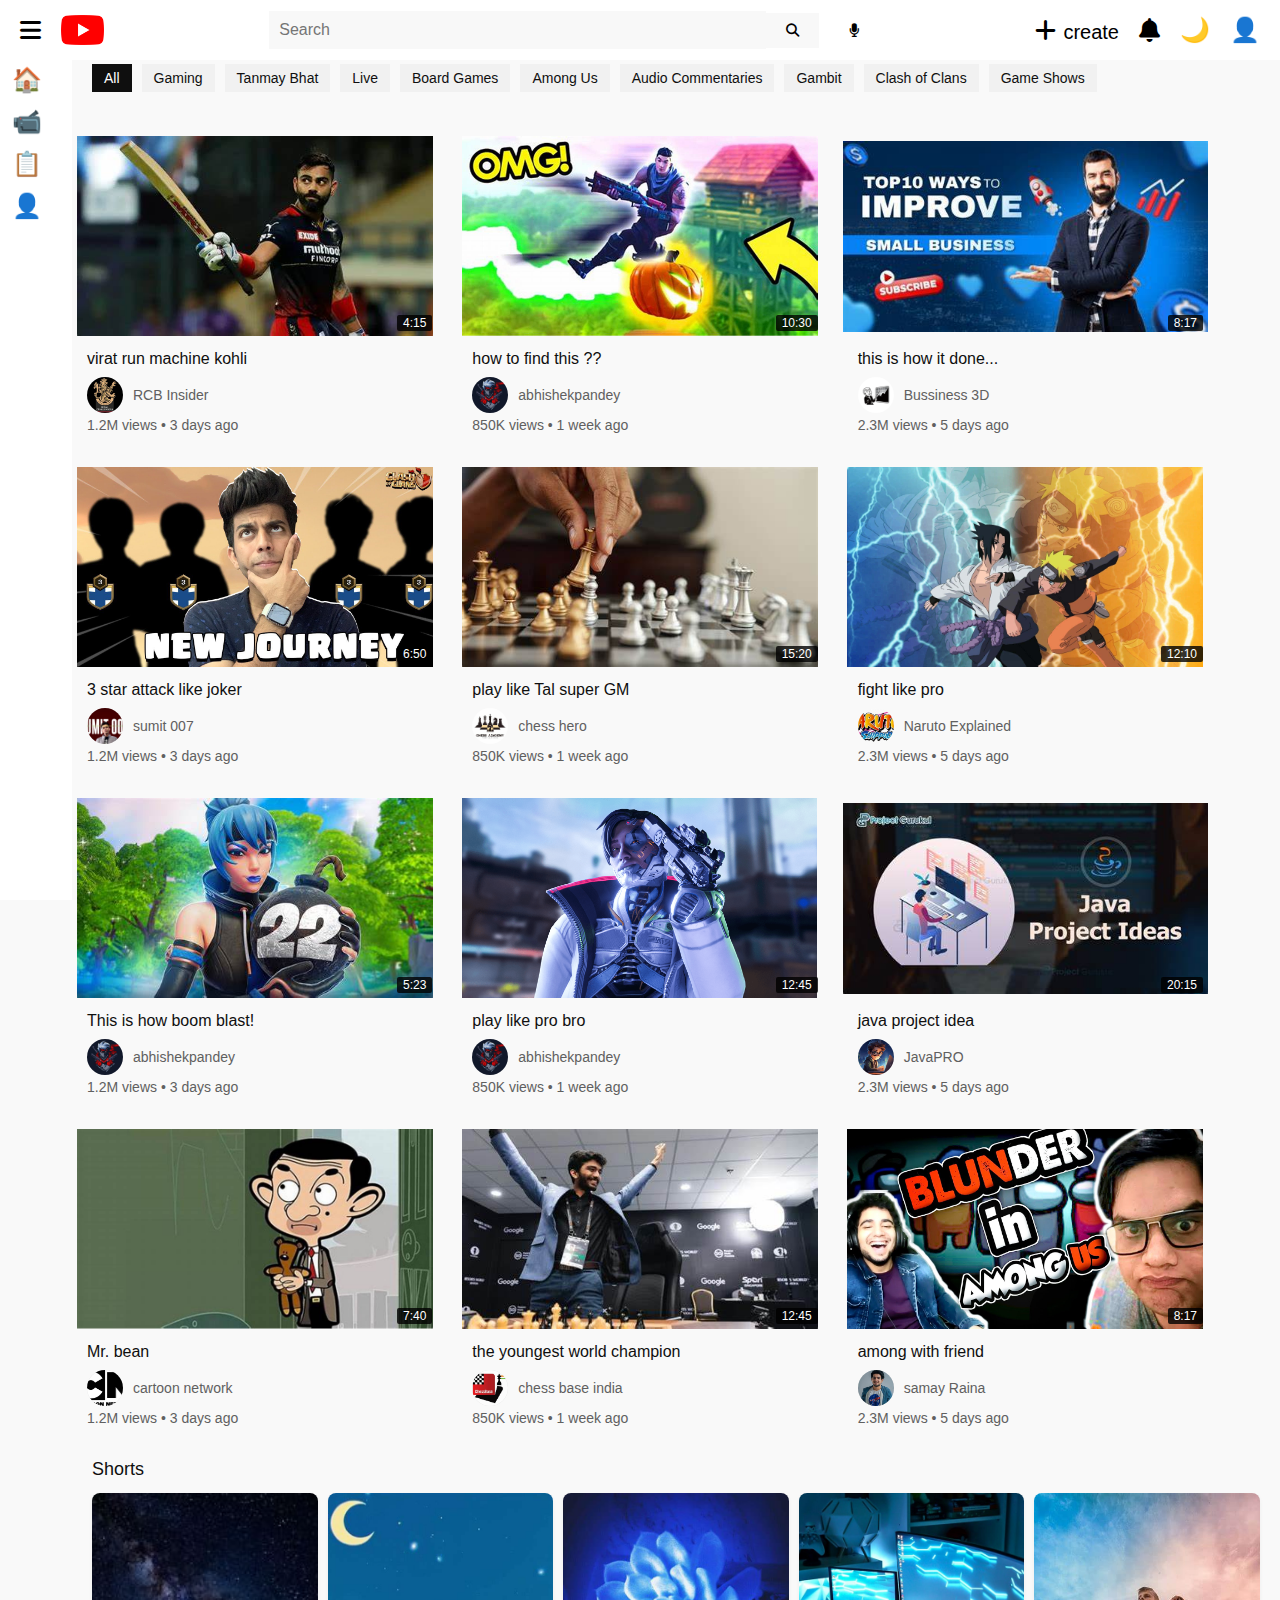
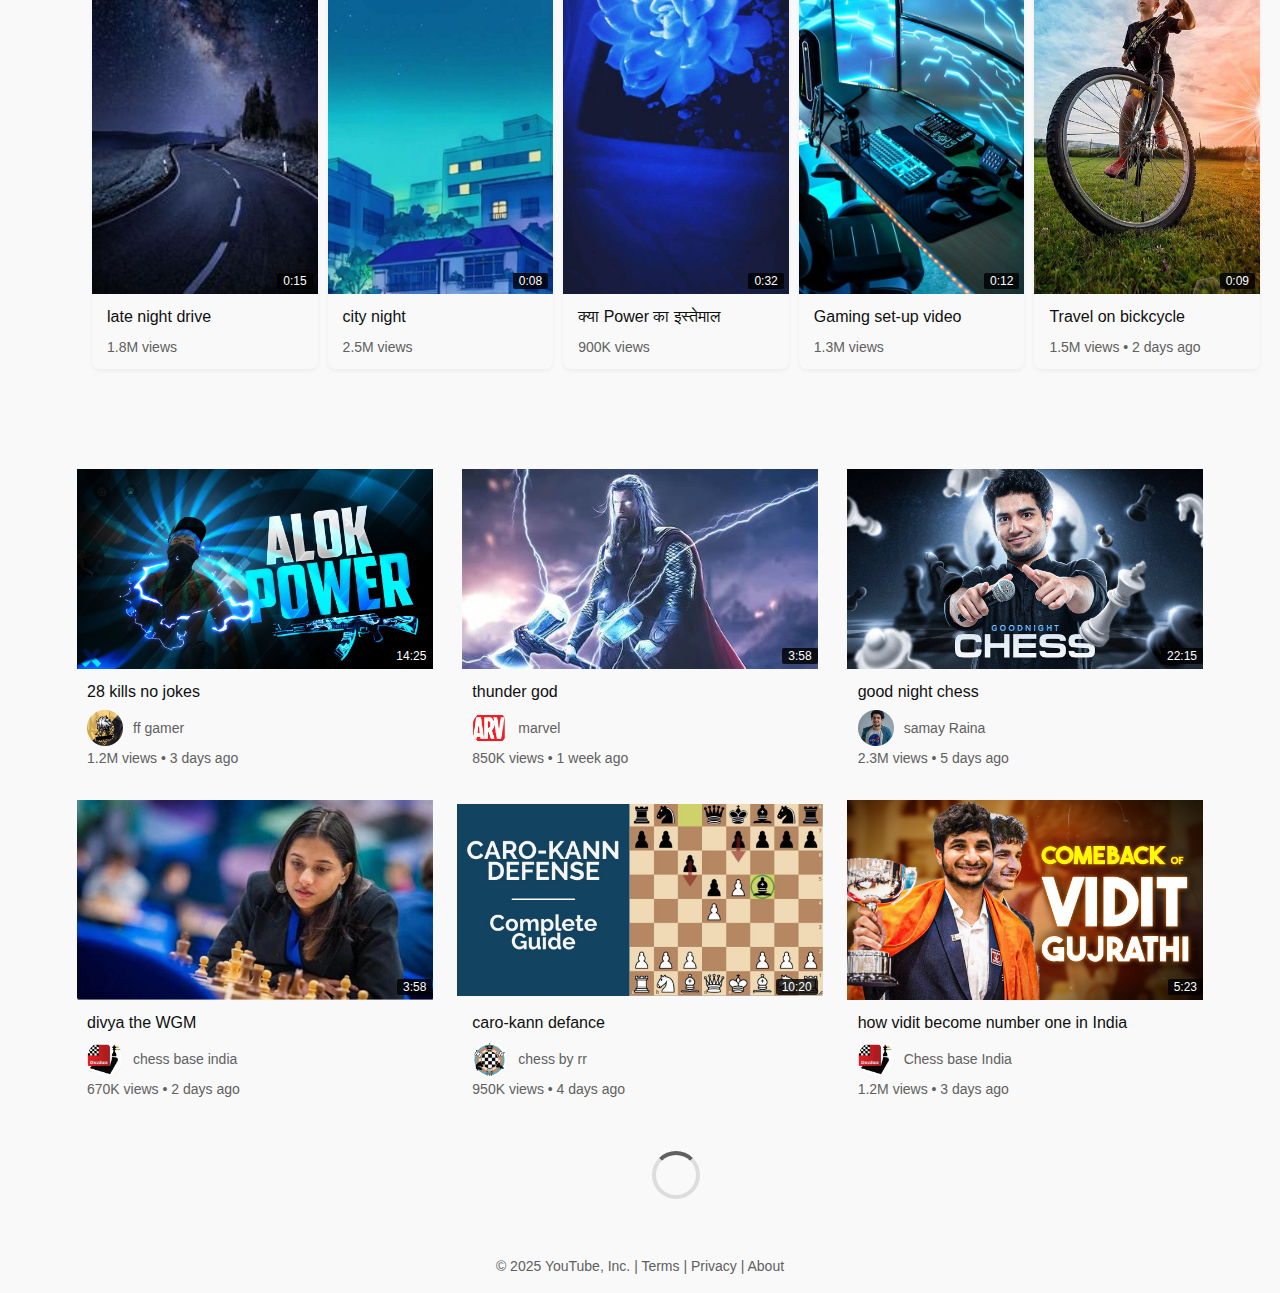
<file: index.html>
<!DOCTYPE html>
<html lang="en">
<head>
    <meta charset="UTF-8">
    <meta name="viewport" content="width=device-width, initial-scale=1.0">
    <title>YouTube Clone</title>
    <link rel="stylesheet" href="stylesheet/main.css">
    <link rel="stylesheet" href="https://cdnjs.cloudflare.com/ajax/libs/font-awesome/6.7.2/css/all.min.css" 
    integrity="sha512-Evv84Mr4kqVGRNSgIGL/F/aIDqQb7xQ2vcrdIwxfjThSH8CSR7PBEakCr51Ck+w+/U6swU2Im1vVX0SVk9ABhg=="
    crossorigin="anonymous" referrerpolicy="no-referrer" />
</head>
<body>
    <!-- Header -->
    <header class="header">
        <div class="header-left">
            <div class="menu-icon"><i class="fa-solid fa-bars"></i></div>
            <img src="img/ic1.png" alt="YouTube Logo" class="youtube-logo">
        </div>
        <div class="search-bar">
            <input type="text" id="search-input" placeholder="Search">
            <button class="search-button"><i class="fa-solid fa-magnifying-glass"></i></button>
            <button class="mic-button"><i class="fa-solid fa-microphone"></i></button>
        </div>
        <div class="header-right">
            <div class="header-icon"><i class="fa-solid fa-plus"></i> <small>create</small></div>
            <div class="header-icon"><i class="fa-solid fa-bell"></i></div>
            <div class="header-icon dark-mode-toggle">🌙</div>
            <div class="header-icon">👤</div>
        </div>
    </header>

    <!-- Sidebar -->
    <div class="sidebar">
        <nav class="sidebar-nav">
            <a href="#" class="sidebar-item">
                <span class="sidebar-icon">🏠</span>
                <span class="sidebar-text">Home</span>
            </a>
            <a href="#" class="sidebar-item">
                <span class="sidebar-icon">📹</span>
                <span class="sidebar-text">Shorts</span>
            </a>
            <a href="#" class="sidebar-item">
                <span class="sidebar-icon">📋</span>
                <span class="sidebar-text">Subscriptions</span>
            </a>
            <a href="account.html" class="sidebar-item">
                <span class="sidebar-icon">👤</span>
                <span class="sidebar-text">You</span>
            </a>
        </nav>
    </div>

    <!-- Main Content -->
    <div class="main-content">
        <!-- Category Filter Bar -->
        <div class="category-bar">
            <button class="category-item active">All</button>
            <button class="category-item">Gaming</button>
            <button class="category-item">Tanmay Bhat</button>
            <button class="category-item">Live</button>
            <button class="category-item">Board Games</button>
            <button class="category-item">Among Us</button>
            <button class="category-item">Audio Commentaries</button>
            <button class="category-item">Gambit</button>
            <button class="category-item">Clash of Clans</button>
            <button class="category-item">Game Shows</button>
        </div>

        <!-- Video Grid (Above Shorts) -->
        <div class="video-grid">
            <div class="video-card">
                <div class="video-thumbnail" style="background-image: url('img/virat.jpeg');">
                    <span class="video-duration">4:15</span>
                </div>
                <div class="video-info">
                    <div class="video-title">virat run machine kohli</div>
                    <div class="channel-info">
                        <div class="channel-avatar">
                            <img src="img/RCBlogo.jpeg" alt="RCB" onerror="this.style.display='none';">
                        </div>
                        <div class="channel-name">RCB Insider</div>
                    </div>
                    <div class="view-count">1.2M views • 3 days ago</div>
                </div>
            </div>
            <div class="video-card">
                <div class="video-thumbnail" style="background-image: url('img/th5.jpeg');">
                    <span class="video-duration">10:30</span>
                </div>
                <div class="video-info">
                    <div class="video-title">how to find this ??</div>
                    <div class="channel-info">
                        <div class="channel-avatar">
                            <img src="img/gamer.jpeg" alt="Abhishek Pandey Avatar" onerror="this.style.display='none';">
                        </div>
                        <div class="channel-name">abhishekpandey</div>
                    </div>
                    <div class="view-count">850K views • 1 week ago</div>
                </div>
            </div>
            <div class="video-card">
                <div class="video-thumbnail" style="background-image: url('img/th3.jpeg');">
                    <span class="video-duration">8:17</span>
                </div>
                <div class="video-info">
                    <div class="video-title">this is how it done...</div>
                    <div class="channel-info">
                        <div class="channel-avatar">
                            <img src="img/msblogo.webp" alt="ms gen" onerror="this.style.display='none';">
                        </div>
                        <div class="channel-name">Bussiness 3D</div>
                    </div>
                    <div class="view-count">2.3M views • 5 days ago</div>
                </div>
            </div>
            <div class="video-card">
                <div class="video-thumbnail" style="background-image: url('img/coc.jpg');">
                    <span class="video-duration">6:50</span>
                </div>
                <div class="video-info">
                    <div class="video-title">3 star attack like joker</div>
                    <div class="channel-info">
                        <div class="channel-avatar">
                            <img src="img/clashofclans.jpg" alt="Clash of Clans Avatar" onerror="this.style.display='none';">
                        </div>
                        <div class="channel-name">sumit 007</div>
                    </div>
                    <div class="view-count">1.2M views • 3 days ago</div>
                </div>
            </div>
            <div class="video-card">
                <div class="video-thumbnail" style="background-image: url('img/chessgame.jpeg');">
                    <span class="video-duration">15:20</span>
                </div>
                <div class="video-info">
                    <div class="video-title">play like Tal super GM</div>
                    <div class="channel-info">
                        <div class="channel-avatar">
                            <img src="img/chesslogo.jpeg" alt="play like Tal" onerror="this.style.display='none';">
                        </div>
                        <div class="channel-name">chess hero</div>
                    </div>
                    <div class="view-count">850K views • 1 week ago</div>
                </div>
            </div>
            <div class="video-card">
                <div class="video-thumbnail" style="background-image: url('img/narutopage.jpg');">
                    <span class="video-duration">12:10</span>
                </div>
                <div class="video-info">
                    <div class="video-title">fight like pro</div>
                    <div class="channel-info">
                        <div class="channel-avatar">
                            <img src="img/narutologo.jpeg" alt="Naruto Explained Avatar" onerror="this.style.display='none';">
                        </div>
                        <div class="channel-name">Naruto Explained</div>
                    </div>
                    <div class="view-count">2.3M views • 5 days ago</div>
                </div>
            </div>
            <div class="video-card">
                <div class="video-thumbnail" style="background-image: url('img/th.jpeg');">
                    <span class="video-duration">5:23</span>
                </div>
                <div class="video-info">
                    <div class="video-title">This is how boom blast!</div>
                    <div class="channel-info">
                        <div class="channel-avatar">
                            <img src="img/gamer.jpeg" alt="abhishekpandey" onerror="this.style.display='none';">
                        </div>
                        <div class="channel-name">abhishekpandey</div>
                    </div>
                    <div class="view-count">1.2M views • 3 days ago</div>
                </div>
            </div>
            <div class="video-card">
                <div class="video-thumbnail" style="background-image: url('img/th2.png');">
                    <span class="video-duration">12:45</span>
                </div>
                <div class="video-info">
                    <div class="video-title">play like pro bro </div>
                    <div class="channel-info">
                        <div class="channel-avatar">
                            <img src="img/gamer.jpeg" alt="Abhishek Pandey Avatar" onerror="this.style.display='none';">
                        </div>
                        <div class="channel-name">abhishekpandey</div>
                    </div>
                    <div class="view-count">850K views • 1 week ago</div>
                </div>
            </div>
            <div class="video-card">
                <div class="video-thumbnail" style="background-image: url('img/java.jpeg');">
                    <span class="video-duration">20:15</span>
                </div>
                <div class="video-info">
                    <div class="video-title">java project idea</div>
                    <div class="channel-info">
                        <div class="channel-avatar">
                            <img src="img/coder.jpeg" alt="javaPRO" onerror="this.style.display='none';">
                        </div>
                        <div class="channel-name">JavaPRO</div>
                    </div>
                    <div class="view-count">2.3M views • 5 days ago</div>
                </div>
            </div>
            <div class="video-card">
                <div class="video-thumbnail" style="background-image: url('img/mrbean2.jpeg');">
                    <span class="video-duration">7:40</span>
                </div>
                <div class="video-info">
                    <div class="video-title">Mr. bean</div>
                    <div class="channel-info">
                        <div class="channel-avatar">
                            <img src="img/cn.jpeg" alt="cartoon network" onerror="this.style.display='none';">
                        </div>
                        <div class="channel-name">cartoon network</div>
                    </div>
                    <div class="view-count">1.2M views • 3 days ago</div>
                </div>
            </div>
            <div class="video-card">
                <div class="video-thumbnail" style="background-image: url('img/gukeshthumbnail.jpeg');">
                    <span class="video-duration">12:45</span>
                </div>
                <div class="video-info">
                    <div class="video-title">the youngest world champion</div>
                    <div class="channel-info">
                        <div class="channel-avatar">
                            <img src="img/chessbase.jpeg" alt="chess base india" onerror="this.style.display='none';">
                        </div>
                        <div class="channel-name">chess base india</div>
                    </div>
                    <div class="view-count">850K views • 1 week ago</div>
                </div>
            </div>
            <div class="video-card">
                <div class="video-thumbnail" style="background-image: url('img/amongus.jpg');">
                    <span class="video-duration">8:17</span>
                </div>
                <div class="video-info">
                    <div class="video-title">among with friend</div>
                    <div class="channel-info">
                        <div class="channel-avatar">
                            <img src="img/samay.jpeg" alt="samay raina" onerror="this.style.display='none';">
                        </div>
                        <div class="channel-name">samay Raina</div>
                    </div>
                    <div class="view-count">2.3M views • 5 days ago</div>
                </div>
            </div>
        </div>

        <!-- Shorts Section -->
        <div class="shorts-section">
            <h2>Shorts</h2>
            <div class="shorts-grid">
                <div class="shorts-card">
                    <div class="video-thumbnail" style="background-image: url('img/shorts1.jpeg');">
                        <span class="video-duration">0:15</span>
                    </div>
                    <div class="video-info">
                        <div class="video-title">late night drive</div>
                        <div class="channel-info">
                            
                            <div class="channel-name"></div>
                        </div>
                        <div class="view-count">1.8M views</div>
                    </div>
                </div>
                <div class="shorts-card">
                    <div class="video-thumbnail" style="background-image: url('img/short2.jpeg');">
                        <span class="video-duration">0:08</span>
                    </div>
                    <div class="video-info">
                        <div class="video-title">city night</div>
                        <div class="channel-info">
                            
                            <div class="channel-name"></div>
                        </div>
                        <div class="view-count">2.5M views </div>
                    </div>
                </div>
                <div class="shorts-card">
                    <div class="video-thumbnail" style="background-image: url('img/short3.jpeg');">
                        <span class="video-duration">0:32</span>
                    </div>
                    <div class="video-info">
                        <div class="video-title">क्या Power का इस्तेमाल</div>
                        <div class="channel-info">
                            
                            <div class="channel-name"></div>
                        </div>
                        <div class="view-count">900K views </div>
                    </div>
                </div>
                <div class="shorts-card">
                    <div class="video-thumbnail" style="background-image: url('img/short5.jpg');">
                        <span class="video-duration">0:12</span>
                    </div>
                    <div class="video-info">
                        <div class="video-title">Gaming set-up video</div>
                        <div class="channel-info">
                            
                            <div class="channel-name"></div>
                        </div>
                        <div class="view-count">1.3M views </div>
                    </div>
                </div>
                <div class="shorts-card">
                    <div class="video-thumbnail" style="background-image: url('img/short8.jpeg');">
                        <span class="video-duration">0:09</span>
                    </div>
                    <div class="video-info">
                        <div class="video-title">Travel on bickcycle</div>
                        <div class="channel-info">
                            
                            <div class="channel-name"></div>
                        </div>
                        <div class="view-count">1.5M views • 2 days ago</div>
                    </div>
                </div>
            </div>
        </div>

        <!-- Video  -->
        <div class="video-grid">
            <div class="video-card">
                <div class="video-thumbnail" style="background-image: url('img/ff.jpg');">
                    <span class="video-duration">14:25</span>
                </div>
                <div class="video-info">
                    <div class="video-title">28 kills no jokes</div>
                    <div class="channel-info">
                        <div class="channel-avatar">
                            <img src="img/ffGamer.jpeg" alt="ff gamer" onerror="this.style.display='none';">
                        </div>
                        <div class="channel-name">ff gamer</div>
                    </div>
                    <div class="view-count">1.2M views • 3 days ago</div>
                </div>
            </div>
            <div class="video-card">
                <div class="video-thumbnail" style="background-image: url('img/thor.jpeg');">
                    <span class="video-duration">3:58</span>
                </div>
                <div class="video-info">
                    <div class="video-title">thunder god</div>
                    <div class="channel-info">
                        <div class="channel-avatar">
                            <img src="img/marvel.jpeg" alt="marvel" onerror="this.style.display='none';">
                        </div>
                        <div class="channel-name">marvel</div>
                    </div>
                    <div class="view-count">850K views • 1 week ago</div>
                </div>
            </div>
            <div class="video-card">
                <div class="video-thumbnail" style="background-image: url('img/samaychess.jpg');">
                    <span class="video-duration">22:15</span>
                </div>
                <div class="video-info">
                    <div class="video-title">good night chess</div>
                    <div class="channel-info">
                        <div class="channel-avatar">
                            <img src="img/samay.jpeg" alt="samay raina" onerror="this.style.display='none';">
                        </div>
                        <div class="channel-name">samay Raina</div>
                    </div>
                    <div class="view-count">2.3M views • 5 days ago</div>
                </div>
            </div>
            <div class="video-card">
                <div class="video-thumbnail" style="background-image: url('img/divyachess.jpeg');">
                    <span class="video-duration">3:58</span>
                </div>
                <div class="video-info">
                    <div class="video-title">divya the WGM </div>
                    <div class="channel-info">
                        <div class="channel-avatar">
                            <img src="img/chessbase.jpeg" alt="iChess Avatar" onerror="this.style.display='none';">
                        </div>
                        <div class="channel-name">chess base india</div>
                    </div>
                    <div class="view-count">670K views • 2 days ago</div>
                </div>
            </div>
            <div class="video-card">
                <div class="video-thumbnail" style="background-image: url('img/caro-kann.jpg');">
                    <span class="video-duration">10:20</span>
                </div>
                <div class="video-info">
                    <div class="video-title">caro-kann defance</div>
                    <div class="channel-info">
                        <div class="channel-avatar">
                            <img src="img/chesslogo2.jpeg" alt="chess by rr" onerror="this.style.display='none';">
                        </div>
                        <div class="channel-name">chess by rr</div>
                    </div>
                    <div class="view-count">950K views • 4 days ago</div>
                </div>
            </div>
            <div class="video-card">
                <div class="video-thumbnail" style="background-image: url('img/vdthumbnail.jpg');">
                    <span class="video-duration">5:23</span>
                </div>
                <div class="video-info">
                    <div class="video-title">how vidit become number one in India</div>
                    <div class="channel-info">
                        <div class="channel-avatar">
                            <img src="img/chessbase.jpeg" alt="Clash of Clans Avatar" onerror="this.style.display='none';">
                        </div>
                        <div class="channel-name">Chess base India</div>
                    </div>
                    <div class="view-count">1.2M views • 3 days ago</div>
                </div>
            </div>
            
        </div>

        <!-- Loading Spinner -->
        <div class="loading-spinner"></div>
    </div>

    <!-- Footer -->
    <footer class="footer">
        <p>© 2025 YouTube, Inc. | Terms | Privacy | About</p>
    </footer>

    <script src="javascript/javascript.js"></script>
</body>
</html>
</file>
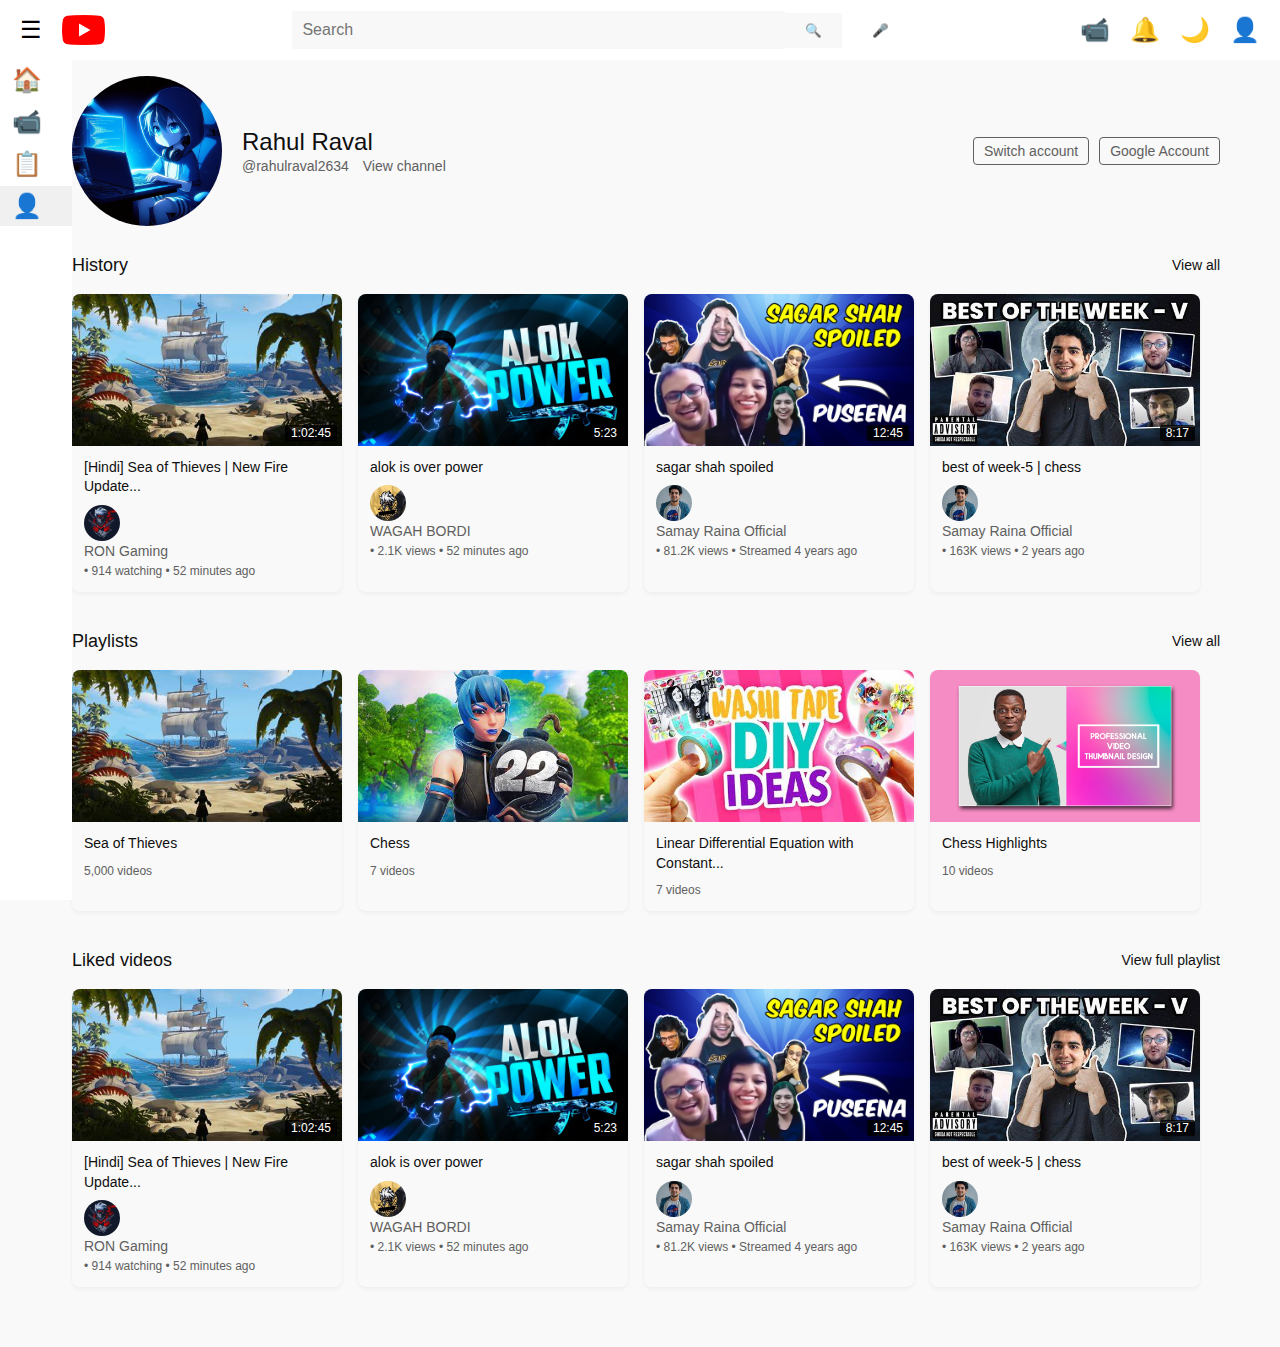
<file: account.html>
<!DOCTYPE html>
<html lang="en">
<head>
    <meta charset="UTF-8">
    <meta name="viewport" content="width=device-width, initial-scale=1.0">
    <title>YouTube Clone - Profile</title>
    <link rel="stylesheet" href="stylesheet/main.css">
</head>
<body>
    <!-- Header -->
    <header class="header">
        <div class="header-left">
            <div class="menu-icon">☰</div>
            <img src="img/ic1.png" alt="YouTube Logo" class="youtube-logo">
        </div>
        <div class="search-bar">
            <input type="text" id="search-input" placeholder="Search">
            <button class="search-button">🔍</button>
            <button class="mic-button">🎤</button>
        </div>
        <div class="header-right">
            <div class="header-icon">📹</div>
            <div class="header-icon">🔔</div>
            <div class="header-icon dark-mode-toggle">🌙</div>
            <div class="header-icon">👤</div>
        </div>
    </header>

    <!-- Sidebar -->
    <div class="sidebar">
        <nav class="sidebar-nav">
            <a href="index.html" class="sidebar-item">
                <span class="sidebar-icon">🏠</span>
                <span class="sidebar-text">Home</span>
            </a>
            <a href="#" class="sidebar-item">
                <span class="sidebar-icon">📹</span>
                <span class="sidebar-text">Shorts</span>
            </a>
            <a href="#" class="sidebar-item">
                <span class="sidebar-icon">📋</span>
                <span class="sidebar-text">Subscriptions</span>
            </a>
            <a href="account.html" class="sidebar-item active">
                <span class="sidebar-icon">👤</span>
                <span class="sidebar-text">You</span>
            </a>
        </nav>
    </div>

    <!-- Profile Container -->
    <div class="profile-container">
        <!-- Profile Header -->
        <div class="profile-header">
            <div class="profile-avatar">
                <img src="img/profile.jpeg" alt="User" onerror="this.style.display='none';">
            </div>
            <div class="profile-details">
                <div class="profile-name">Rahul Raval</div>
                <div class="profile-handle">@rahulraval2634 <a href="#" class="view-channel">View channel</a></div>
            </div>
            <div class="profile-actions">
                <button class="profile-action">Switch account</button>
                <button class="profile-action">Google Account</button>
            </div>
        </div>

        <!-- History Section -->
        <div class="profile-section">
            <h2>History <a href="#" class="view-all">View all</a></h2>
            <div class="video-grid-profile">
                <div class="video-card-profile">
                    <div class="video-thumbnail-profile" style="background-image: url('img/sea.jpeg');">
                        <span class="video-duration">1:02:45</span>
                    </div>
                    <div class="video-info-profile">
                        <div class="video-title-profile">[Hindi] Sea of Thieves | New Fire Update...</div>
                        <div class="video-meta-profile">
                            <div class="channel-avatar">
                                <img src="img/gamer.jpeg" alt="RON Gaming Avatar" onerror="this.style.display='none';">
                            </div>
                            <div class="channel-name">RON Gaming</div> • 914 watching • 52 minutes ago
                        </div>
                    </div>
                </div>
                <div class="video-card-profile">
                    <div class="video-thumbnail-profile" style="background-image: url('img/ff.jpg');">
                        <span class="video-duration">5:23</span>
                    </div>
                    <div class="video-info-profile">
                        <div class="video-title-profile">alok is over power</div>
                        <div class="video-meta-profile">
                            <div class="channel-avatar">
                                <img src="img/ffGamer.jpeg" alt="WAGAH BORDI Avatar" onerror="this.style.display='none';">
                            </div>
                            <div class="channel-name">WAGAH BORDI</div> • 2.1K views • 52 minutes ago
                        </div>
                    </div>
                </div>
                <div class="video-card-profile">
                    <div class="video-thumbnail-profile" style="background-image: url('img/sagar.jpg');">
                        <span class="video-duration">12:45</span>
                    </div>
                    <div class="video-info-profile">
                        <div class="video-title-profile">sagar shah spoiled</div>
                        <div class="video-meta-profile">
                            <div class="channel-avatar">
                                <img src="img/samay.jpeg" alt="Samay Raina Avatar" onerror="this.style.display='none';">
                            </div>
                            <div class="channel-name">Samay Raina Official</div> • 81.2K views • Streamed 4 years ago
                        </div>
                    </div>
                </div>
                <div class="video-card-profile">
                    <div class="video-thumbnail-profile" style="background-image: url('img/chess.jpeg');">
                        <span class="video-duration">8:17</span>
                    </div>
                    <div class="video-info-profile">
                        <div class="video-title-profile">best of week-5 | chess</div>
                        <div class="video-meta-profile">
                            <div class="channel-avatar">
                                <img src="img/samay.jpeg" alt="Samay Raina Avatar" onerror="this.style.display='none';">
                            </div>
                            <div class="channel-name">Samay Raina Official</div> • 163K views • 2 years ago
                        </div>
                    </div>
                </div>
            </div>
        </div>

        <!-- Playlists Section -->
        <div class="profile-section">
            <h2>Playlists  <a href="#" class="view-all">View all</a></h2>
            <div class="playlists-grid">
                <div class="playlist-card">
                    <div class="playlist-thumbnail" style="background-image: url('img/sea.jpeg');"></div>
                    <div class="playlist-info">
                        <div class="playlist-title">Sea of Thieves</div>
                        <div class="playlist-count">5,000 videos</div>
                    </div>
                </div>
                <div class="playlist-card">
                    <div class="playlist-thumbnail" style="background-image: url('img/th.jpeg');"></div>
                    <div class="playlist-info">
                        <div class="playlist-title">Chess</div>
                        <div class="playlist-count">7 videos</div>
                    </div>
                </div>
                <div class="playlist-card">
                    <div class="playlist-thumbnail" style="background-image: url('img/th6.jpeg');"></div>
                    <div class="playlist-info">
                        <div class="playlist-title">Linear Differential Equation with Constant...</div>
                        <div class="playlist-count">7 videos</div>
                    </div>
                </div>
                <div class="playlist-card">
                    <div class="playlist-thumbnail" style="background-image: url('img/th4.jpg');"></div>
                    <div class="playlist-info">
                        <div class="playlist-title">Chess Highlights</div>
                        <div class="playlist-count">10 videos</div>
                    </div>
                </div>
            </div>
        </div>

        <!-- Liked Videos Section -->
        <div class="profile-section">
            <h2>Liked videos <a href="#" class="view-all">View full playlist</a></h2>
            <div class="video-grid-profile">
                <div class="video-card-profile">
                    <div class="video-thumbnail-profile" style="background-image: url('img/sea.jpeg');">
                        <span class="video-duration">1:02:45</span>
                    </div>
                    <div class="video-info-profile">
                        <div class="video-title-profile">[Hindi] Sea of Thieves | New Fire Update...</div>
                        <div class="video-meta-profile">
                            <div class="channel-avatar">
                                <img src="img/gamer.jpeg" alt="RON Gaming Avatar" onerror="this.style.display='none';">
                            </div>
                            <div class="channel-name">RON Gaming</div> • 914 watching • 52 minutes ago
                        </div>
                    </div>
                </div>
                <div class="video-card-profile">
                    <div class="video-thumbnail-profile" style="background-image: url('img/ff.jpg');">
                        <span class="video-duration">5:23</span>
                    </div>
                    <div class="video-info-profile">
                        <div class="video-title-profile">alok is over power</div>
                        <div class="video-meta-profile">
                            <div class="channel-avatar">
                                <img src="img/ffGamer.jpeg" alt="WAGAH BORDI Avatar" onerror="this.style.display='none';">
                            </div>
                            <div class="channel-name">WAGAH BORDI</div> • 2.1K views • 52 minutes ago
                        </div>
                    </div>
                </div>
                <div class="video-card-profile">
                    <div class="video-thumbnail-profile" style="background-image: url('img/sagar.jpg');">
                        <span class="video-duration">12:45</span>
                    </div>
                    <div class="video-info-profile">
                        <div class="video-title-profile">sagar shah spoiled </div>
                        <div class="video-meta-profile">
                            <div class="channel-avatar">
                                <img src="img/samay.jpeg" alt="Samay Raina Avatar" onerror="this.style.display='none';">
                            </div>
                            <div class="channel-name">Samay Raina Official</div> • 81.2K views • Streamed 4 years ago
                        </div>
                    </div>
                </div>
                <div class="video-card-profile">
                    <div class="video-thumbnail-profile" style="background-image: url('img/chess.jpeg');">
                        <span class="video-duration">8:17</span>
                    </div>
                    <div class="video-info-profile">
                        <div class="video-title-profile">best of week-5 | chess</div>
                        <div class="video-meta-profile">
                            <div class="channel-avatar">
                                <img src="img/samay.jpeg" alt="Samay Raina Avatar" onerror="this.style.display='none';">
                            </div>
                            <div class="channel-name">Samay Raina Official</div> • 163K views • 2 years ago
                        </div>
                    </div>
                </div>
            </div>
        </div>
    </div>

    <script src="javascript/javascript.js"></script>
</body>
</html>
</file>
<file: stylesheet/main.css>
/*main body style*/
* {
    margin: 0;
    padding: 0;
    box-sizing: border-box;
    font-family: 'Roboto', Arial, sans-serif;
}

body {
    background-color: var(--background);
    line-height: 1;
    margin: 0;
    padding: 0;
    overflow-x: hidden;
}

/* Header */
.header {
    background-color: var(--header-bg);
    padding: 10px 20px;
    position: fixed;
    top: 0;
    left: 0;
    width: 100%;
    z-index: 1000;
    display: flex;
    align-items: center;
    justify-content: space-between;
    margin: 0;
}

.header-left {
    display: flex;
    align-items: center;
    gap: 20px;
    margin: 0;
}

.menu-icon {
    font-size: 24px;
    cursor: pointer;
}

.youtube-logo {
    height: 30px;
    width: auto;
}

.search-bar {
    flex-grow: 1;
    max-width: 600px;
    display: flex;
    align-items: center;
    margin: 0 20px;
}

#search-input {
    width: 100%;
    padding: 10px;
    font-size: 16px;
    border: none;
    background-color: #f8f8f8;
    border-radius: 0;
    outline: none;
}

.search-button, .mic-button {
    padding: 10px 20px;
    border: none;
    background-color: #f8f8f8;
    cursor: pointer;
    border-radius: 0;
    margin: 0;
}

.mic-button {
    background-color: var(--header-bg);
    border: none;
    border-radius: 0;
    width: 40px;
    height: 40px;
    margin-left: 10px;
}

.header-right {
    display: flex;
    align-items: center;
    gap: 20px;
    margin: 0;
}

.header-icon {
    font-size: 24px;
    cursor: pointer;
}

/* Category Filter Bar */
.category-bar {
    position: fixed;
    top: 56px;
    left: 72px;
    right: 0;
    background-color: var(--background);
    display: flex;
    flex-wrap: nowrap;
    gap: 10px;
    padding: 8px 20px;
    overflow-x: auto;
    white-space: nowrap;
    -webkit-overflow-scrolling: touch;
    scrollbar-width: none;
    -ms-overflow-style: none;
    z-index: 999;
    margin: 0;
    border-bottom: 0;
    transition: left 0.3s;
}

.category-bar::-webkit-scrollbar {
    display: none;
}

.category-item {
    background-color: var(--category-bg);
    color: var(--text-color);
    padding: 6px 12px;
    border: none;
    border-radius: 0;
    font-size: 14px;
    font-weight: 400;
    text-decoration: none;
    cursor: pointer;
    transition: background-color 0.2s;
    outline: none;
    margin: 0;
}

.category-item:hover {
    background-color: var(--category-hover);
}

.category-item.active {
    background-color: var(--category-active-bg);
    color: var(--category-active-text);
    font-weight: 500;
}

.category-item.active:hover {
    background-color: var(--category-active-bg);
}

/* Sidebar */
.sidebar {
    width: 72px;
    background-color: var(--sidebar-bg);
    border-radius: 0;
    padding: 4px 0;
    position: fixed;
    top: 56px;
    left: 0;
    height: calc(100vh - 56px);
    overflow-y: auto;
    transition: width 0.3s;
    z-index: 998;
}

.sidebar-nav {
    display: flex;
    flex-direction: column;
    gap: 2px;
}

.sidebar-item {
    display: flex;
    align-items: center;
    padding: 8px 12px;
    color: var(--secondary-text);
    text-decoration: none;
    font-size: 14px;
    transition: background-color 0.2s, color 0.2s;
}

.sidebar-item:hover {
    background-color: #f0f0f0;
    color: var(--text-color);
}

.sidebar-item:focus {
    outline: 2px solid var(--focus-outline);
    outline-offset: 2px;
}

.sidebar-item.active {
    background-color: #f0f0f0;
    color: var(--text-color);
    font-weight: 500;
}

.sidebar-icon {
    font-size: 24px;
    margin-right: 12px;
    flex-shrink: 0;
}

body.dark-mode .sidebar-icon {
    color: #ccc;
}

.sidebar-text {
    display: none;
    font-family: 'Roboto', Arial, sans-serif;
}

.sidebar.expanded {
    width: 240px;
    z-index: 1000;
}

.sidebar.expanded .sidebar-text {
    display: block;
}

.sidebar.expanded ~ .main-content {
    margin-left: 240px;
}

.sidebar.expanded ~ .category-bar {
    left: 240px;
}

/* Main Content */
.main-content {
    margin-top: 56px;
    margin-left: 72px;
    padding: 0;
    display: flex;
    flex-direction: column;
    gap: 0;
    z-index: 1;
    background-color: var(--background);
    overflow: hidden;
}

/* Video Grid (Both Above and Below Shorts) */
.video-grid {
    display: grid;
    grid-template-columns: repeat(auto-fit, minmax(300px, 1fr));
    gap: 20px;
    padding-top: 80px;
    padding-left: 0;
    width: calc(100% - 72px);
    margin: 0;
    z-index: 1;
}

.video-card {
    background-color: var(--card-bg);
    border-radius: 0;
    overflow: hidden;
    margin: 0;
    padding: 0;
    transition: all 0.2s;
}

.video-card:hover {
    border-radius: 0;
    transform: translateY(-2px);
}

.video-thumbnail {
    width: 100%;
    height: 200px;
    background-size: contain;
    background-position: center;
    background-repeat: no-repeat;
    position: relative;
    border-radius: 0;
    transition: border-radius 0.2s;
}

.video-card:hover .video-thumbnail {
    border-radius: 0;
    transform: scale(1.1);
    transition-duration: 1000ms;
}

.video-duration {
    position: absolute;
    bottom: 5px;
    right: 5px;
    background-color: rgba(0, 0, 0, 0.8);
    color: #fff;
    padding: 2px 6px;
    font-size: 12px;
    border-radius: 2px;
}

.video-thumbnail::after {
    content: attr(data-title);
    position: absolute;
    width: 1px;
    height: 1px;
    overflow: hidden;
    clip: rect(0, 0, 0, 0);
}

.video-thumbnail.live::after {
    content: ' LIVE';
    position: absolute;
    top: 10px;
    left: 10px;
    background-color: red;
    color: white;
    padding: 2px 8px;
    border-radius: 0;
    font-size: 12px;
    width: auto;
    height: auto;
    clip: auto;
    overflow: visible;
}

.video-info {
    padding: 15px;
}

.video-title {
    font-size: 16px;
    color: var(--text-color);
    margin-bottom: 10px;
    font-weight: 500;
}

.channel-info {
    display: flex;
    align-items: center;
    gap: 10px;
    margin-bottom: 5px;
}

.channel-avatar {
    width: 36px;
    height: 36px;
    background-color: #ddd;
    border-radius: 50%;
    overflow: hidden;
    display: flex;
    align-items: center;
    justify-content: center;
}

.channel-avatar img {
    width: 100%;
    height: 100%;
    object-fit: cover;
    display: block;
}

.channel-name, .view-count {
    font-size: 14px;
    color: var(--secondary-text);
}

/* Shorts Section */
.shorts-section {
    margin-top: 0;
    padding: 20px;
    background-color: var(--background);
    border-radius: 0;
}

.shorts-section h2 {
    font-size: 18px;
    color: var(--text-color);
    margin-bottom: 15px;
    font-weight: 500;
}

.shorts-grid {
    display: grid;
    grid-template-columns: repeat(5, 1fr);
    gap: 10px;
}

.shorts-card {
    position: relative;
    width: 100%;
    border-radius: 8px;
    overflow: hidden;
    cursor: pointer;
    box-shadow: 0 2px 4px rgba(0, 0, 0, 0.05);
}

.shorts-card .video-thumbnail {
    width: 100%;
    height: 0;
    padding-top: 177.78%;
    background-size: cover;
    background-position: center;
    background-repeat: no-repeat;
}

.shorts-card:hover {
    transform: scale(1.02);
    transition: all 0.2s;
}

.shorts-overlay {
    position: absolute;
    bottom: 10px;
    left: 10px;
    background-color: rgba(0, 0, 0, 0.7);
    color: white;
    padding: 6px 8px;
    border-radius: 4px;
    font-size: 12px;
    display: flex;
    flex-direction: column;
}

.shorts-title {
    font-size: 14px;
    font-weight: 500;
    margin-bottom: 4px;
    white-space: nowrap;
    overflow: hidden;
    text-overflow: ellipsis;
    max-width: 100%;
}

.shorts-channel {
    font-size: 12px;
    opacity: 0.9;
    white-space: nowrap;
    overflow: hidden;
    text-overflow: ellipsis;
    max-width: 100%;
}

.short-video-container {
    width: 100%;
    aspect-ratio: 9 / 16;
    overflow: hidden;
    position: relative;
}

.short-video-thumbnail {
    width: 100%;
    height: 100%;
    object-fit: cover;
    display: block;
}

/* Loading Spinner */
.loading-spinner {
    display: flex;
    justify-content: center;
    align-items: center;
    padding: 20px 0;
    margin-top: 20px;
}

.loading-spinner::after {
    content: '';
    width: 40px;
    height: 40px;
    border: 4px solid #ddd;
    border-top: 4px solid #606060;
    border-radius: 100%;
    animation: spin 1s linear infinite;
}

@keyframes spin {
    0% { transform: rotate(0deg); }
    100% { transform: rotate(360deg); }
}

/* Responsive Design */
@media (max-width: 1024px) and (min-width: 769px) {
    .shorts-grid {
        grid-template-columns: repeat(3, 1fr);
    }
}

@media (max-width: 768px) {
    .sidebar {
        display: none;
    }

    .sidebar.expanded {
        display: block;
        position: fixed;
        width: 240px;
        height: 100vh;
        top: 0;
        left: -240px;
        z-index: 1001;
    }

    .sidebar.expanded.active {
        left: 0;
    }

    .main-content {
        margin-left: 0;
        padding: 0;
        margin-top: 56px;
    }

    .category-bar {
        left: 0;
        padding: 8px 10px;
    }

    .video-grid {
        grid-template-columns: repeat(auto-fit, minmax(300px, 1fr));
        padding-top: 80px;
        padding-left: 0;
        width: 100%;
        margin: 0;
    }

    .shorts-grid {
        grid-template-columns: repeat(2, 1fr);
    }

    .shorts-section {
        margin-top: 0;
    }
}

@media (max-width: 480px) {
    .shorts-grid {
        grid-template-columns: repeat(1, 1fr);
    }
}

/* Footer */
.footer {
    background-color: var(--background);
    padding: 20px;
    text-align: center;
    color: var(--secondary-text);
    font-size: 14px;
    border-top: 0;
    margin-top: 20px;
}

/* Dark Mode Variables */
:root {
    --background: #f9f9f9;
    --header-bg: #fff;
    --sidebar-bg: #fff;
    --text-color: #0f0f0f;
    --secondary-text: #606060;
    --card-bg: #f9f9f9;
    --category-bg: #f1f1f1;
    --category-hover: #e5e5e5;
    --category-active-bg: #0f0f0f;
    --category-active-text: #fff;
    --focus-outline: #065fd4;
}

body.dark-mode {
    --background: #0f0f0f;
    --header-bg: #212121;
    --sidebar-bg: #212121;
    --text-color: #fff;
    --secondary-text: #aaa;
    --card-bg: #181818;
    --category-bg: #333;
    --category-hover: #444;
    --category-active-bg: #fff;
    --category-active-text: #000;
}

/* Profile Container (from account.html) */
.profile-container {
    max-width: 1280px;
    margin: 0 auto;
    padding: 20px 40px 20px 72px;
    background-color: var(--background);
    color: var(--text-color);
    margin-right: 20px;
}

.profile-header {
    display: flex;
    align-items: center;
    gap: 20px;
    margin-bottom: 30px;
    padding-top: 56px;
    justify-content: space-between;
}

.profile-avatar {
    width: 150px; 
    height: 150px;
    background-color: #ddd;
    border-radius: 50%;
    overflow: hidden;
    flex-shrink: 0;
}

.profile-avatar img {
    width: 100%;
    height: 100%;
    object-fit: cover;
}

.profile-details {
    flex-grow: 1;
}

.profile-name {
    font-size: 24px;
    font-weight: 500;
    color: var(--text-color);
}

.profile-handle {
    font-size: 14px;
    color: var(--secondary-text);
    margin-top: 5px;
}

.view-channel {
    color: var(--link-color);
    text-decoration: none;
    font-size: 14px;
    margin-left: 10px;
}

.view-channel:hover {
    text-decoration: underline;
}

.profile-actions {
    display: flex;
    gap: 10px;
    align-items: center;
}

.profile-action {
    background: none;
    border: 1px solid var(--secondary-text);
    border-radius: 4px;
    padding: 5px 10px;
    font-size: 14px;
    color: var(--secondary-text);
    cursor: pointer;
    transition: background-color 0.2s, color 0.2s;
}

.profile-action:hover {
    background-color: var(--category-hover);
    color: var(--text-color);
}

.profile-section {
    margin-bottom: 40px;
}

.profile-section h2 {
    font-size: 18px;
    font-weight: 500;
    margin-bottom: 20px;
    color: var(--text-color);
    display: flex;
    justify-content: space-between;
    align-items: center;
}

.video-grid-profile, .playlists-grid {
    display: grid;
    grid-template-columns: repeat(4, minmax(240px, 1fr));
    gap: 16px; /* Slightly reduced gap to match YouTube spacing */
    margin-bottom: 20px;
    padding-right: 20px;
}

.video-card-profile, .playlist-card {
    background-color: var(--card-bg);
    border-radius: 8px;
    overflow: hidden;
    cursor: pointer;
    box-shadow: 0 2px 4px rgba(0, 0, 0, 0.05);
}

.video-card-profile:hover, .playlist-card:hover {
    transform: translateY(-4px);
    box-shadow: 0 4px 8px var(--hover-shadow);
    transition: transform 0.2s ease, box-shadow 0.2s ease;
}

.video-thumbnail-profile, .playlist-thumbnail {
    width: 100%;
    height: 0;
    padding-top: 56.25%;
    background-size: cover;
    background-position: center;
    background-repeat: no-repeat;
    position: relative;
}

.video-thumbnail-profile .video-duration {
    position: absolute;
    bottom: 5px;
    right: 5px;
    background-color: rgba(0, 0, 0, 0.8);
    color: #fff;
    padding: 2px 6px;
    font-size: 12px;
    border-radius: 2px;
}

.video-info-profile, .playlist-info {
    padding: 12px;
}

.video-title-profile, .playlist-title {
    font-size: 14px;
    color: var(--text-color);
    margin-bottom: 8px;
    font-weight: 500;
    line-height: 1.4;
    overflow: hidden;
    text-overflow: ellipsis;
    display: -webkit-box;
    -webkit-box-orient: vertical;
}

.video-meta-profile, .playlist-count {
    font-size: 12px;
    color: var(--secondary-text);
    line-height: 1.5;
}

.view-all {
    color: var(--link-color);
    text-decoration: none;
    font-size: 14px;
    cursor: pointer;
    margin-left: 10px;
}

.view-all:hover {
    text-decoration: underline;
}

/* Additional Responsive Design from account.html */
@media (max-width: 1024px) {
    .video-grid-profile, .playlists-grid {
        grid-template-columns: repeat(3, minmax(240px, 1fr));
    }
}

@media (max-width: 768px) {
    .profile-container {
        padding: 20px 20px;
        margin-top: 56px;
        margin-right: 0;
    }

    .profile-header {
        flex-direction: column;
        align-items: flex-start;
        gap: 10px;
    }

    .profile-actions {
        margin-top: 10px;
    }

    .video-grid-profile, .playlists-grid {
        grid-template-columns: repeat(2, minmax(180px, 1fr));
        gap: 15px;
        padding-right: 0;
    }

    .profile-header {
        padding-top: 0;
    }
}

@media (max-width: 480px) {
    .profile-avatar {
        width: 120px; /* Reduced but still larger than original 80px for mobile */
        height: 120px;
    }

    .profile-name {
        font-size: 20px;
    }

    .profile-handle {
        font-size: 12px;
    }

    .video-grid-profile, .playlists-grid {
        grid-template-columns: repeat(1, minmax(150px, 1fr));
    }
}
</file>
